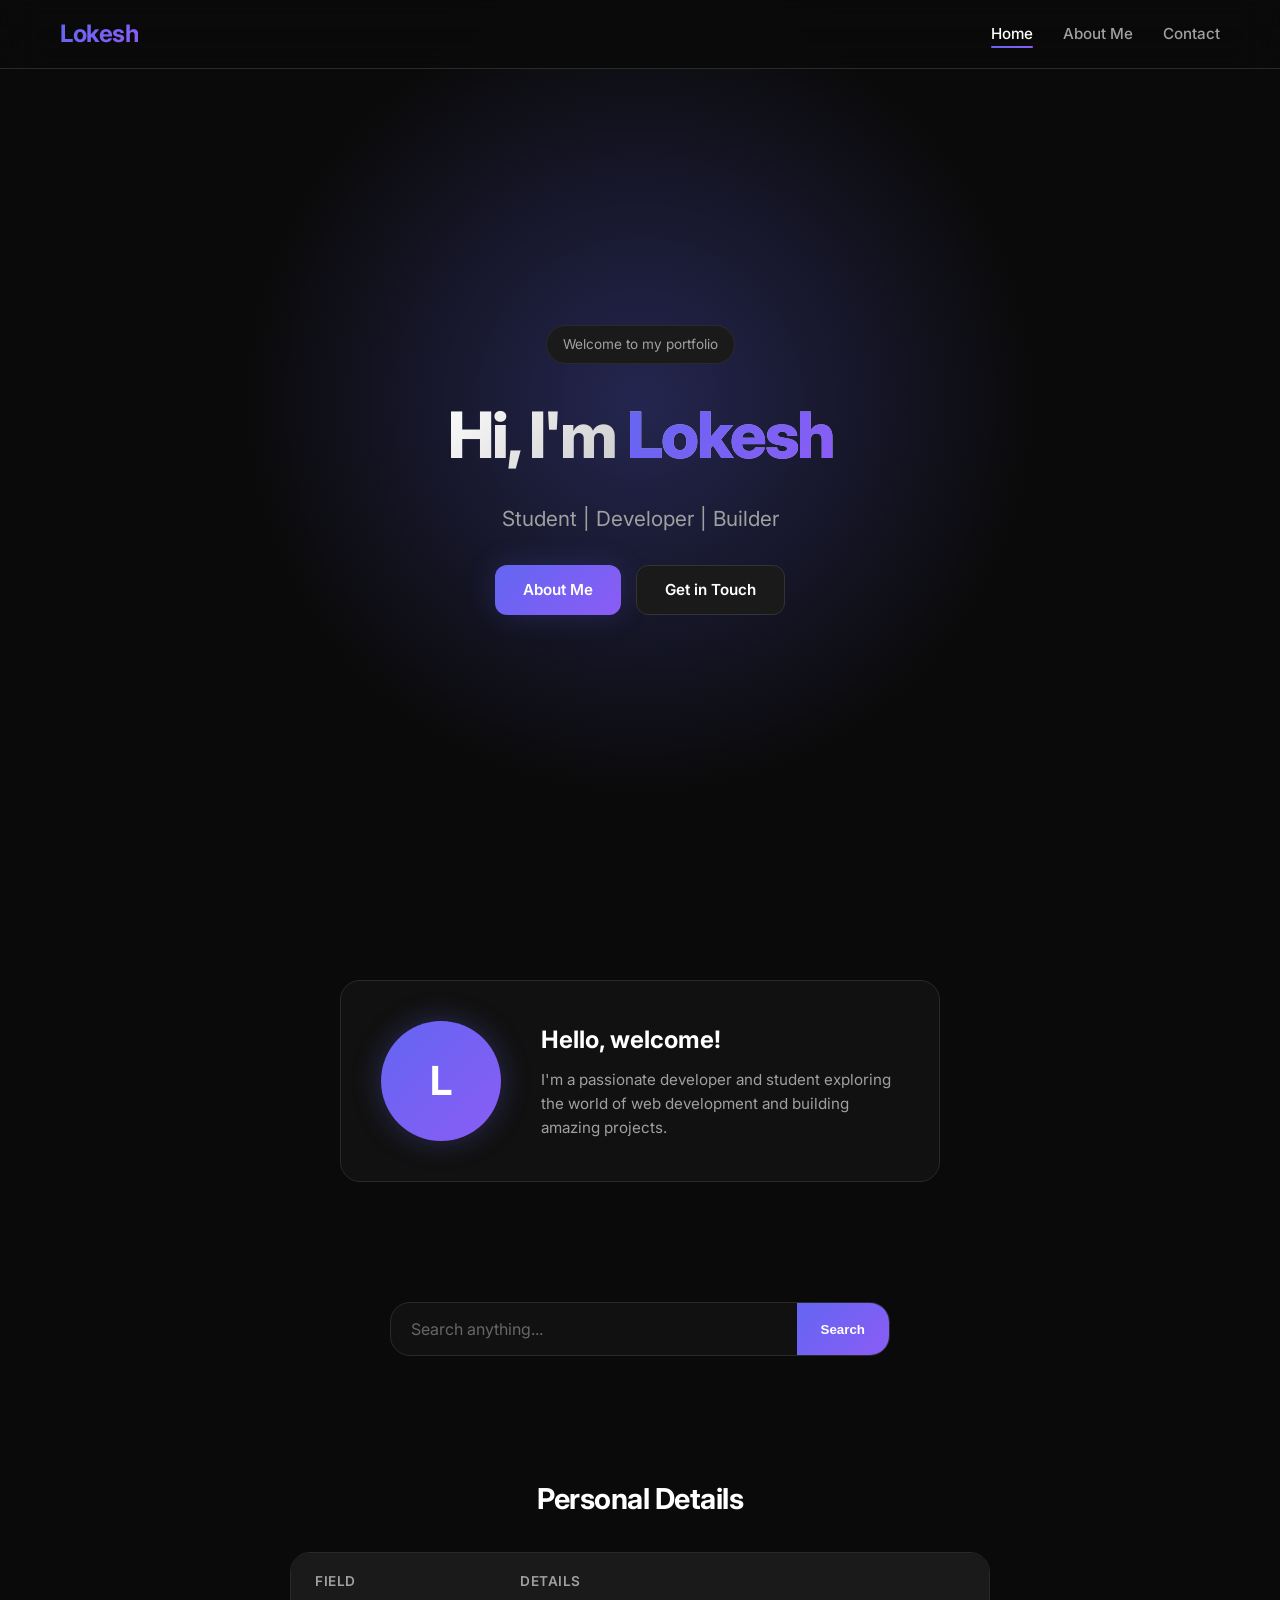
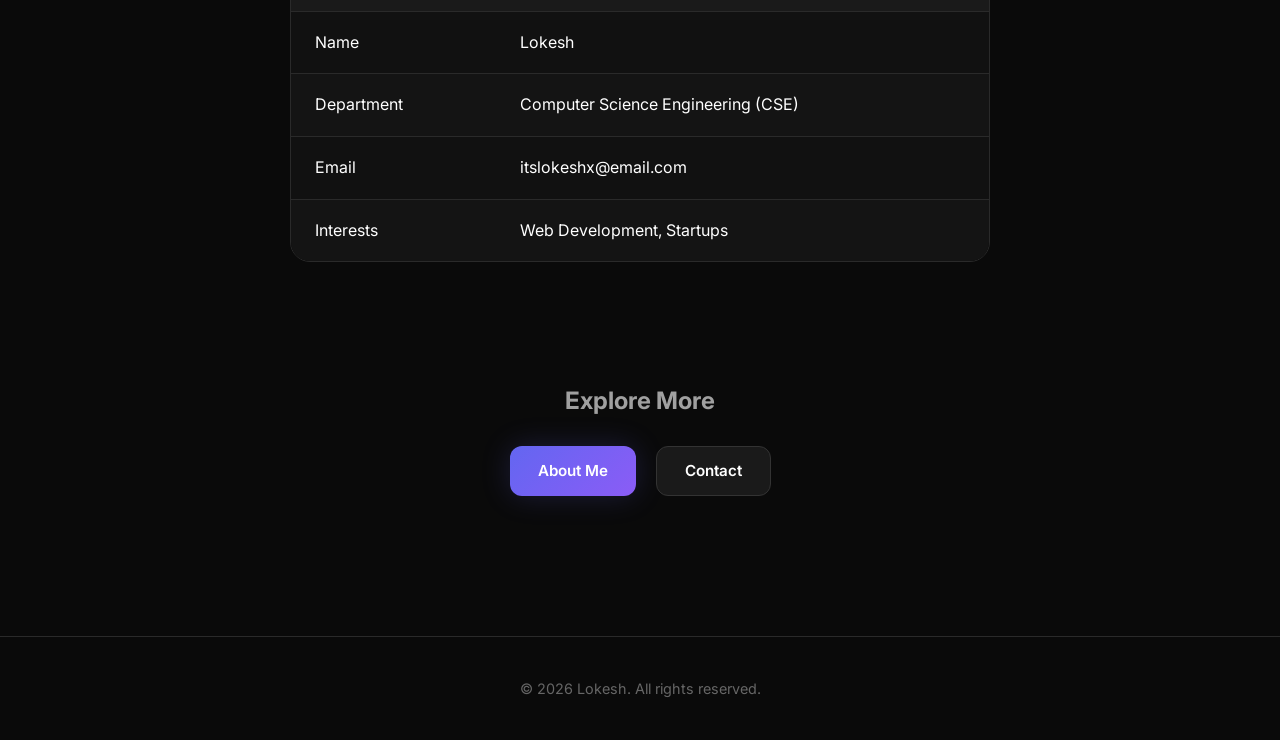
<file: exp09/index.html>
<!DOCTYPE html>
<html lang="en">
<head>
    <meta charset="UTF-8">
    <meta name="viewport" content="width=device-width, initial-scale=1.0">
    <title>Lokesh | Home</title>
    <link rel="stylesheet" href="styles.css">
</head>
<body>
    <nav class="navbar">
        <div class="container">
            <a href="index.html" class="logo">Lokesh</a>
            <ul class="nav-links">
                <li><a href="index.html" class="active">Home</a></li>
                <li><a href="about.html">About Me</a></li>
                <li><a href="contact.html">Contact</a></li>
            </ul>
            <div class="mobile-toggle" onclick="toggleMenu()">
                <span></span>
                <span></span>
                <span></span>
            </div>
        </div>
    </nav>

    <section class="hero">
        <div class="hero-content">
            <span class="hero-badge">Welcome to my portfolio</span>
            <h1 class="hero-title">Hi, I'm <span>Lokesh</span></h1>
            <p class="hero-subtitle">Student | Developer | Builder</p>
            <div class="hero-buttons">
                <a href="about.html" class="btn btn-primary">About Me</a>
                <a href="contact.html" class="btn btn-secondary">Get in Touch</a>
            </div>
        </div>
    </section>

    <section class="profile-section">
        <div class="container">
            <div class="profile-card">
                <div class="profile-image">L</div>
                <div class="profile-info">
                    <h3>Hello, welcome!</h3>
                    <p>I'm a passionate developer and student exploring the world of web development and building amazing projects.</p>
                </div>
            </div>
        </div>
    </section>

    <section class="search-section">
        <div class="container">
            <div class="search-box">
                <input type="text" placeholder="Search anything...">
                <button type="button">Search</button>
            </div>
        </div>
    </section>

    <section class="table-section">
        <div class="container">
            <h2 class="section-title">Personal Details</h2>
            <div class="table-container">
                <table class="data-table">
                    <thead>
                        <tr>
                            <th>Field</th>
                            <th>Details</th>
                        </tr>
                    </thead>
                    <tbody>
                        <tr>
                            <td>Name</td>
                            <td>Lokesh</td>
                        </tr>
                        <tr>
                            <td>Department</td>
                            <td>Computer Science Engineering (CSE)</td>
                        </tr>
                        <tr>
                            <td>Email</td>
                            <td>itslokeshx@email.com</td>
                        </tr>
                        <tr>
                            <td>Interests</td>
                            <td>Web Development, Startups</td>
                        </tr>
                    </tbody>
                </table>
            </div>
        </div>
    </section>

    <section class="links-section">
        <div class="container">
            <h2>Explore More</h2>
            <div class="link-buttons">
                <a href="about.html" class="btn btn-primary">About Me</a>
                <a href="contact.html" class="btn btn-secondary">Contact</a>
            </div>
        </div>
    </section>

    <footer class="footer">
        <div class="container">
            <p>&copy; 2026 Lokesh. All rights reserved.</p>
        </div>
    </footer>

    <script>
        function toggleMenu() {
            document.querySelector('.nav-links').classList.toggle('active');
        }
    </script>
</body>
</html>
</file>
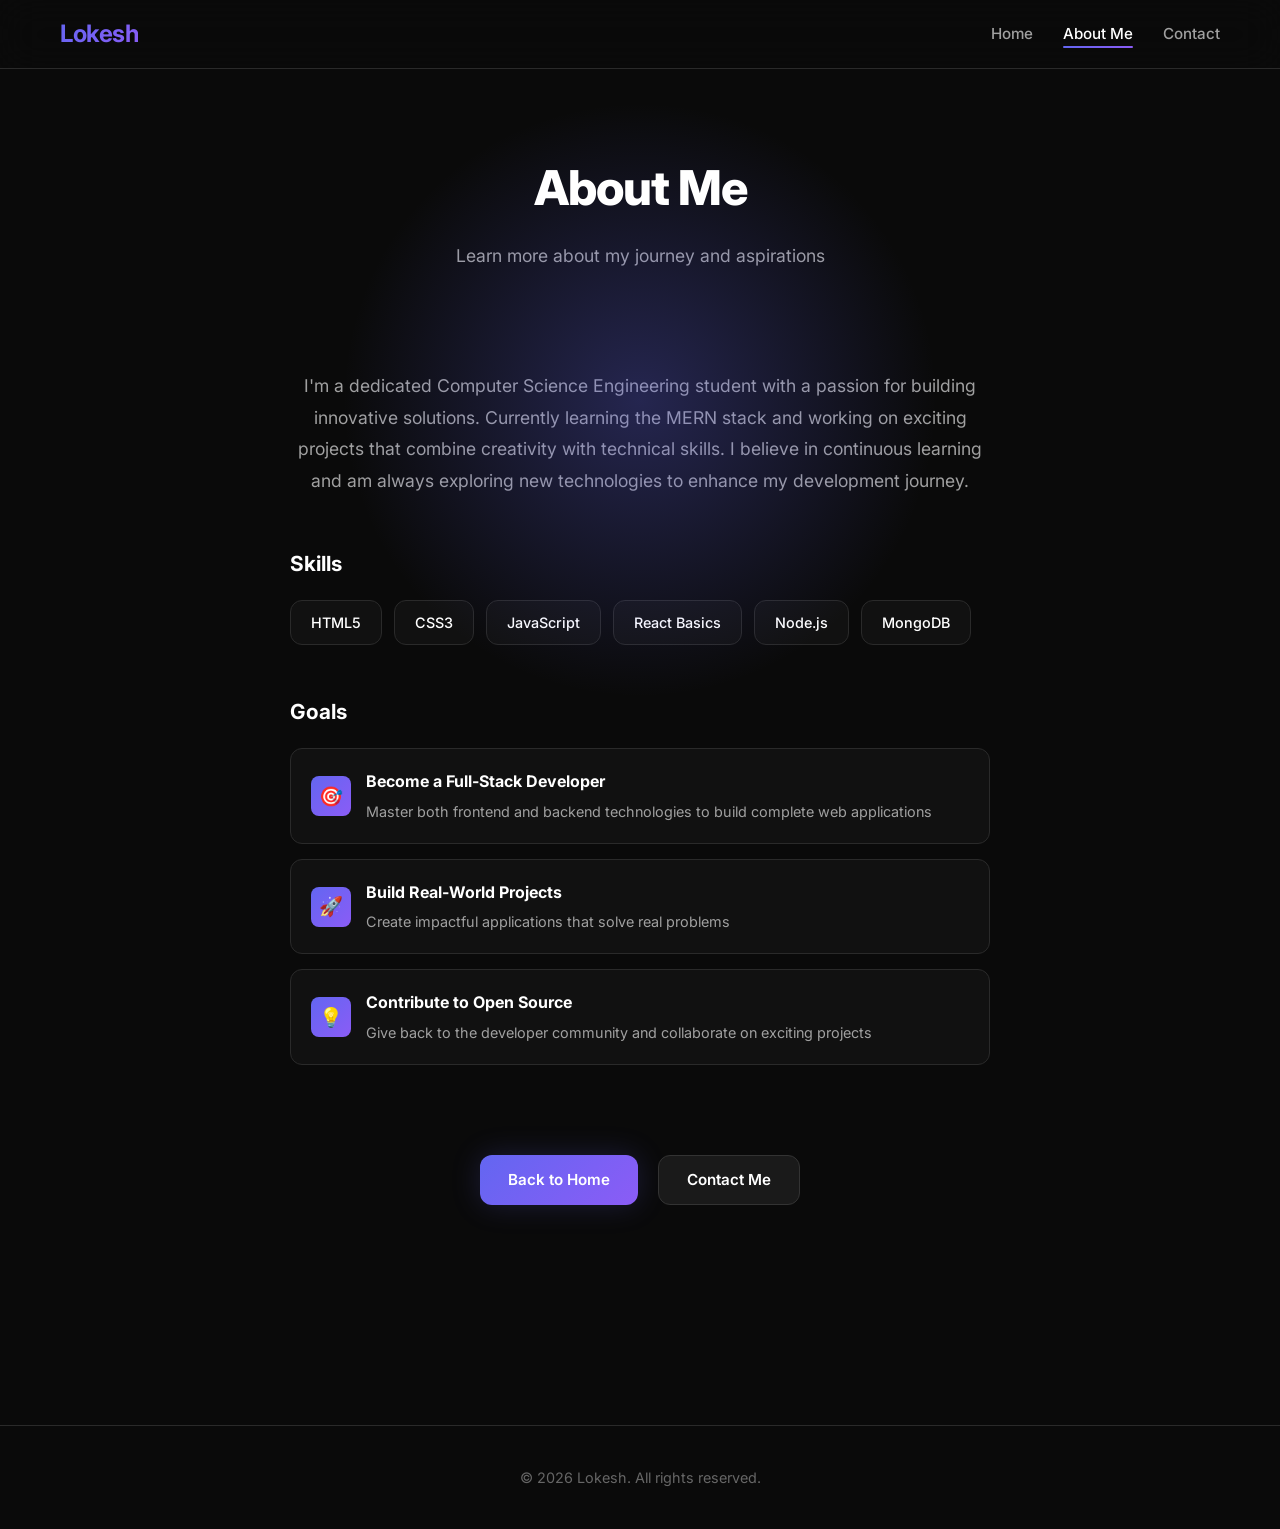
<file: exp09/about.html>
<!DOCTYPE html>
<html lang="en">
<head>
    <meta charset="UTF-8">
    <meta name="viewport" content="width=device-width, initial-scale=1.0">
    <title>Lokesh | About Me</title>
    <link rel="stylesheet" href="styles.css">
</head>
<body>
    <nav class="navbar">
        <div class="container">
            <a href="index.html" class="logo">Lokesh</a>
            <ul class="nav-links">
                <li><a href="index.html">Home</a></li>
                <li><a href="about.html" class="active">About Me</a></li>
                <li><a href="contact.html">Contact</a></li>
            </ul>
            <div class="mobile-toggle" onclick="toggleMenu()">
                <span></span>
                <span></span>
                <span></span>
            </div>
        </div>
    </nav>

    <header class="page-header">
        <div class="container">
            <h1 class="page-title">About Me</h1>
            <p class="page-subtitle">Learn more about my journey and aspirations</p>
        </div>
    </header>

    <section class="about-content">
        <div class="container">
            <div class="bio-section">
                <p>I'm a dedicated Computer Science Engineering student with a passion for building innovative solutions. Currently learning the MERN stack and working on exciting projects that combine creativity with technical skills. I believe in continuous learning and am always exploring new technologies to enhance my development journey.</p>
            </div>

            <div class="skills-section">
                <h3>Skills</h3>
                <div class="skills-grid">
                    <span class="skill-tag">HTML5</span>
                    <span class="skill-tag">CSS3</span>
                    <span class="skill-tag">JavaScript</span>
                    <span class="skill-tag">React Basics</span>
                    <span class="skill-tag">Node.js</span>
                    <span class="skill-tag">MongoDB</span>
                </div>
            </div>

            <div class="goals-section">
                <h3>Goals</h3>
                <div class="goals-list">
                    <div class="goal-item">
                        <div class="goal-icon">🎯</div>
                        <div>
                            <strong>Become a Full-Stack Developer</strong>
                            <p style="color: var(--text-secondary); font-size: 0.9rem; margin-top: 5px;">Master both frontend and backend technologies to build complete web applications</p>
                        </div>
                    </div>
                    <div class="goal-item">
                        <div class="goal-icon">🚀</div>
                        <div>
                            <strong>Build Real-World Projects</strong>
                            <p style="color: var(--text-secondary); font-size: 0.9rem; margin-top: 5px;">Create impactful applications that solve real problems</p>
                        </div>
                    </div>
                    <div class="goal-item">
                        <div class="goal-icon">💡</div>
                        <div>
                            <strong>Contribute to Open Source</strong>
                            <p style="color: var(--text-secondary); font-size: 0.9rem; margin-top: 5px;">Give back to the developer community and collaborate on exciting projects</p>
                        </div>
                    </div>
                </div>
            </div>

            <div class="links-section">
                <div class="link-buttons">
                    <a href="index.html" class="btn btn-primary">Back to Home</a>
                    <a href="contact.html" class="btn btn-secondary">Contact Me</a>
                </div>
            </div>
        </div>
    </section>

    <footer class="footer">
        <div class="container">
            <p>&copy; 2026 Lokesh. All rights reserved.</p>
        </div>
    </footer>

    <script>
        function toggleMenu() {
            document.querySelector('.nav-links').classList.toggle('active');
        }
    </script>
</body>
</html>
</file>
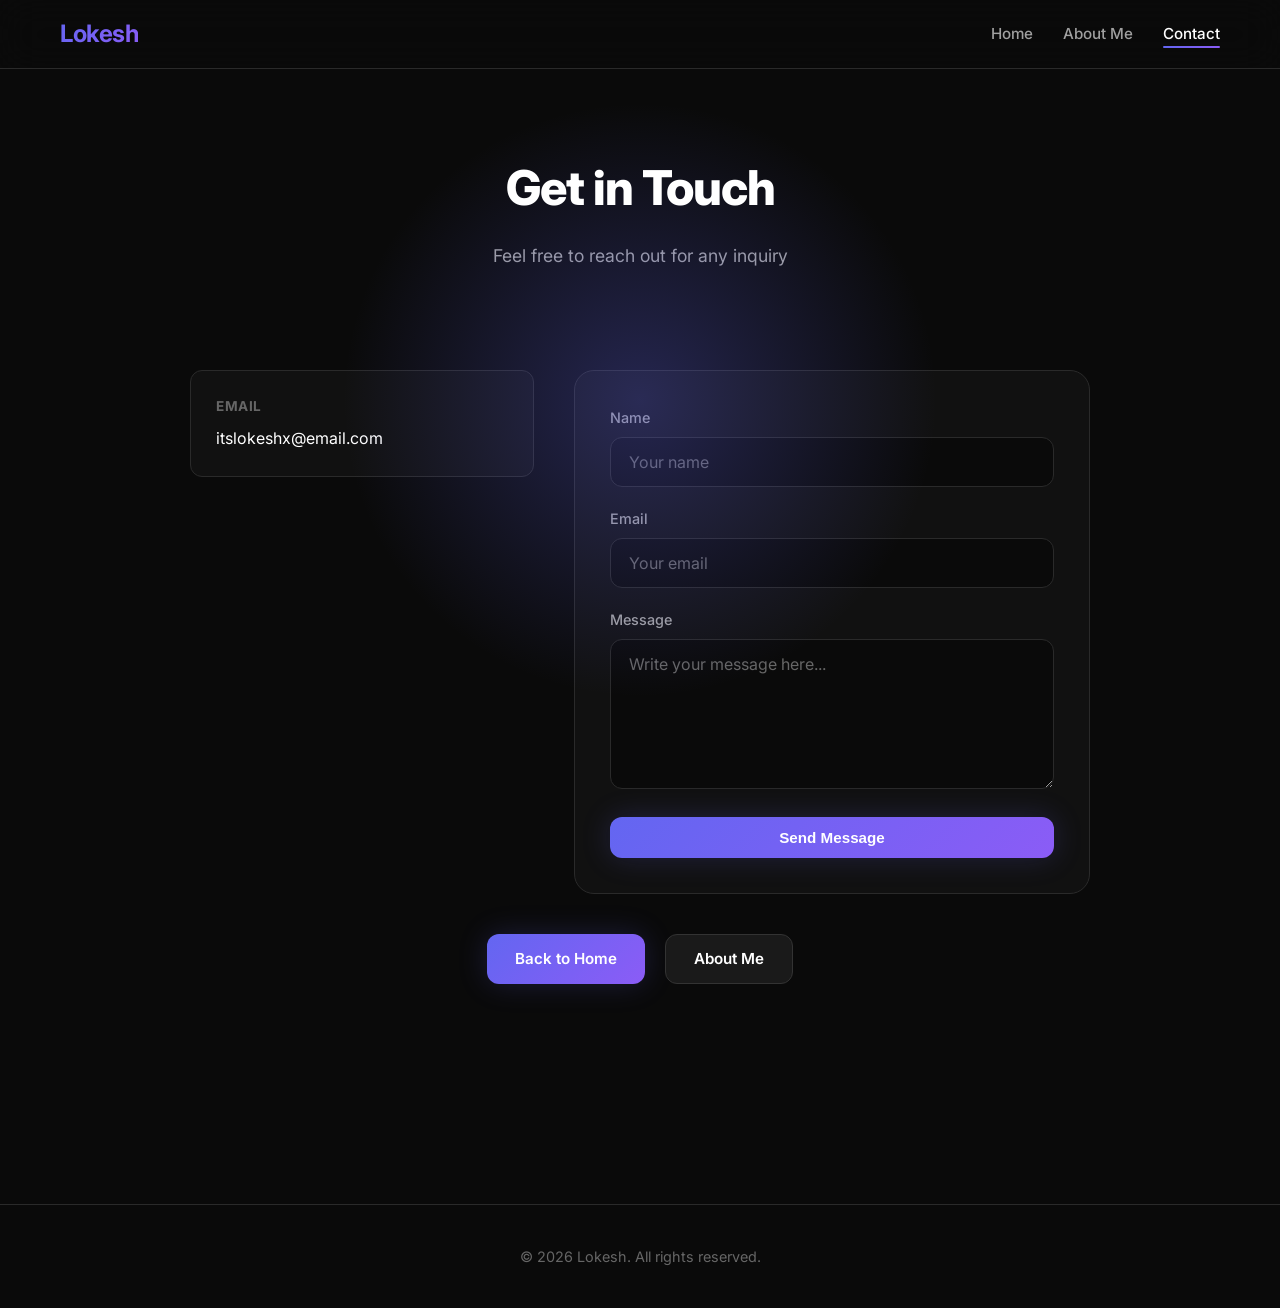
<file: exp09/contact.html>
<!DOCTYPE html>
<html lang="en">
<head>
    <meta charset="UTF-8">
    <meta name="viewport" content="width=device-width, initial-scale=1.0">
    <title>Lokesh | Contact</title>
    <link rel="stylesheet" href="styles.css">
</head>
<body>
    <nav class="navbar">
        <div class="container">
            <a href="index.html" class="logo">Lokesh</a>
            <ul class="nav-links">
                <li><a href="index.html">Home</a></li>
                <li><a href="about.html">About Me</a></li>
                <li><a href="contact.html" class="active">Contact</a></li>
            </ul>
            <div class="mobile-toggle" onclick="toggleMenu()">
                <span></span>
                <span></span>
                <span></span>
            </div>
        </div>
    </nav>

    <header class="page-header">
        <div class="container">
            <h1 class="page-title">Get in Touch</h1>
            <p class="page-subtitle">Feel free to reach out for any inquiry</p>
        </div>
    </header>

    <section class="contact-content">
        <div class="container">
            <div class="contact-grid">
                <div class="contact-info">
                    <div class="contact-card">
                        <h4>Email</h4>
                        <a href="mailto:itslokeshx@email.com">itslokeshx@email.com</a>
                    </div>
                </div>

                <form class="contact-form" onsubmit="submitForm(event)">
                    <div class="form-group">
                        <label for="name">Name</label>
                        <input type="text" id="name" name="name" placeholder="Your name" required>
                    </div>
                    <div class="form-group">
                        <label for="email">Email</label>
                        <input type="email" id="email" name="email" placeholder="Your email" required>
                    </div>
                    <div class="form-group">
                        <label for="message">Message</label>
                        <textarea id="message" name="message" placeholder="Write your message here..." required></textarea>
                    </div>
                    <button type="submit" class="btn btn-primary" style="width: 100%;">Send Message</button>
                </form>
            </div>

            <div class="links-section" style="padding-top: 40px;">
                <div class="link-buttons">
                    <a href="index.html" class="btn btn-primary">Back to Home</a>
                    <a href="about.html" class="btn btn-secondary">About Me</a>
                </div>
            </div>
        </div>
    </section>

    <footer class="footer">
        <div class="container">
            <p>&copy; 2026 Lokesh. All rights reserved.</p>
        </div>
    </footer>

    <script>
        function toggleMenu() {
            document.querySelector('.nav-links').classList.toggle('active');
        }

        function submitForm(event) {
            event.preventDefault();
            alert('Thank you for your message! I will get back to you soon.');
            event.target.reset();
        }
    </script>
</body>
</html>
</file>
<file: exp09/styles.css>
@import url('https://fonts.googleapis.com/css2?family=Inter:wght@300;400;500;600;700;800&display=swap');

:root {
    --bg-primary: #0a0a0a;
    --bg-secondary: #111111;
    --bg-tertiary: #1a1a1a;
    --bg-card: #141414;
    --text-primary: #ffffff;
    --text-secondary: #a0a0a0;
    --text-muted: #666666;
    --accent: #6366f1;
    --accent-hover: #818cf8;
    --accent-glow: rgba(99, 102, 241, 0.3);
    --border: #2a2a2a;
    --border-light: #333333;
    --gradient-1: linear-gradient(135deg, #6366f1 0%, #8b5cf6 100%);
    --gradient-2: linear-gradient(135deg, #0a0a0a 0%, #1a1a1a 100%);
    --shadow-sm: 0 2px 8px rgba(0, 0, 0, 0.3);
    --shadow-md: 0 4px 20px rgba(0, 0, 0, 0.4);
    --shadow-lg: 0 8px 40px rgba(0, 0, 0, 0.5);
    --shadow-accent: 0 0 30px rgba(99, 102, 241, 0.2);
    --radius-sm: 8px;
    --radius-md: 12px;
    --radius-lg: 20px;
    --radius-xl: 30px;
    --transition: all 0.3s cubic-bezier(0.4, 0, 0.2, 1);
}

* {
    margin: 0;
    padding: 0;
    box-sizing: border-box;
}

html {
    scroll-behavior: smooth;
}

body {
    font-family: 'Inter', sans-serif;
    background: var(--bg-primary);
    color: var(--text-primary);
    line-height: 1.6;
    min-height: 100vh;
    overflow-x: hidden;
}

a {
    text-decoration: none;
    color: inherit;
}

ul {
    list-style: none;
}

img {
    max-width: 100%;
    display: block;
}

.container {
    max-width: 1200px;
    margin: 0 auto;
    padding: 0 20px;
}

/* ===== NAVIGATION ===== */
.navbar {
    position: fixed;
    top: 0;
    left: 0;
    right: 0;
    z-index: 1000;
    background: rgba(10, 10, 10, 0.8);
    backdrop-filter: blur(20px);
    border-bottom: 1px solid var(--border);
    padding: 15px 0;
    transition: var(--transition);
}

.navbar .container {
    display: flex;
    justify-content: space-between;
    align-items: center;
}

.logo {
    font-size: 1.5rem;
    font-weight: 700;
    background: var(--gradient-1);
    -webkit-background-clip: text;
    -webkit-text-fill-color: transparent;
    background-clip: text;
    letter-spacing: -0.5px;
}

.nav-links {
    display: flex;
    gap: 30px;
}

.nav-links a {
    font-size: 0.95rem;
    font-weight: 500;
    color: var(--text-secondary);
    position: relative;
    transition: var(--transition);
}

.nav-links a::after {
    content: '';
    position: absolute;
    bottom: -5px;
    left: 0;
    width: 0;
    height: 2px;
    background: var(--gradient-1);
    transition: var(--transition);
    border-radius: 2px;
}

.nav-links a:hover,
.nav-links a.active {
    color: var(--text-primary);
}

.nav-links a:hover::after,
.nav-links a.active::after {
    width: 100%;
}

.mobile-toggle {
    display: none;
    flex-direction: column;
    gap: 5px;
    cursor: pointer;
    padding: 5px;
}

.mobile-toggle span {
    width: 25px;
    height: 2px;
    background: var(--text-primary);
    border-radius: 2px;
    transition: var(--transition);
}

/* ===== BUTTONS ===== */
.btn {
    display: inline-flex;
    align-items: center;
    justify-content: center;
    gap: 8px;
    padding: 12px 28px;
    font-size: 0.95rem;
    font-weight: 600;
    border-radius: var(--radius-md);
    border: none;
    cursor: pointer;
    transition: var(--transition);
}

.btn-primary {
    background: var(--gradient-1);
    color: var(--text-primary);
    box-shadow: var(--shadow-accent);
}

.btn-primary:hover {
    transform: translateY(-2px);
    box-shadow: 0 0 40px rgba(99, 102, 241, 0.4);
}

.btn-secondary {
    background: var(--bg-tertiary);
    color: var(--text-primary);
    border: 1px solid var(--border-light);
}

.btn-secondary:hover {
    background: var(--bg-card);
    border-color: var(--accent);
    transform: translateY(-2px);
}

/* ===== HERO SECTION ===== */
.hero {
    min-height: 100vh;
    display: flex;
    align-items: center;
    justify-content: center;
    padding: 120px 20px 80px;
    position: relative;
    overflow: hidden;
}

.hero::before {
    content: '';
    position: absolute;
    top: 0;
    left: 50%;
    transform: translateX(-50%);
    width: 800px;
    height: 800px;
    background: radial-gradient(circle, var(--accent-glow) 0%, transparent 70%);
    pointer-events: none;
}

.hero-content {
    text-align: center;
    max-width: 700px;
    position: relative;
    z-index: 1;
    animation: fadeInUp 1s ease-out;
}

@keyframes fadeInUp {
    from {
        opacity: 0;
        transform: translateY(30px);
    }
    to {
        opacity: 1;
        transform: translateY(0);
    }
}

.hero-badge {
    display: inline-block;
    padding: 8px 16px;
    background: var(--bg-tertiary);
    border: 1px solid var(--border);
    border-radius: var(--radius-xl);
    font-size: 0.85rem;
    color: var(--text-secondary);
    margin-bottom: 20px;
}

.hero-title {
    font-size: 4rem;
    font-weight: 800;
    letter-spacing: -2px;
    margin-bottom: 15px;
    background: linear-gradient(135deg, #ffffff 0%, #a0a0a0 100%);
    -webkit-background-clip: text;
    -webkit-text-fill-color: transparent;
    background-clip: text;
}

.hero-title span {
    background: var(--gradient-1);
    -webkit-background-clip: text;
    -webkit-text-fill-color: transparent;
    background-clip: text;
}

.hero-subtitle {
    font-size: 1.3rem;
    color: var(--text-secondary);
    margin-bottom: 30px;
    font-weight: 400;
}

.hero-buttons {
    display: flex;
    gap: 15px;
    justify-content: center;
    flex-wrap: wrap;
}

/* ===== PROFILE SECTION ===== */
.profile-section {
    padding: 80px 0;
}

.profile-card {
    display: flex;
    align-items: center;
    gap: 40px;
    background: var(--bg-secondary);
    border: 1px solid var(--border);
    border-radius: var(--radius-lg);
    padding: 40px;
    max-width: 600px;
    margin: 0 auto;
    transition: var(--transition);
}

.profile-card:hover {
    border-color: var(--accent);
    box-shadow: var(--shadow-accent);
}

.profile-image {
    width: 120px;
    height: 120px;
    border-radius: 50%;
    background: var(--gradient-1);
    display: flex;
    align-items: center;
    justify-content: center;
    font-size: 2.5rem;
    font-weight: 700;
    flex-shrink: 0;
    box-shadow: 0 0 30px rgba(99, 102, 241, 0.3);
}

.profile-info h3 {
    font-size: 1.5rem;
    margin-bottom: 8px;
}

.profile-info p {
    color: var(--text-secondary);
    font-size: 0.95rem;
}

/* ===== SEARCH SECTION ===== */
.search-section {
    padding: 40px 0 80px;
}

.search-box {
    display: flex;
    max-width: 500px;
    margin: 0 auto;
    background: var(--bg-secondary);
    border: 1px solid var(--border);
    border-radius: var(--radius-lg);
    overflow: hidden;
    transition: var(--transition);
}

.search-box:focus-within {
    border-color: var(--accent);
    box-shadow: var(--shadow-accent);
}

.search-box input {
    flex: 1;
    padding: 16px 20px;
    background: transparent;
    border: none;
    color: var(--text-primary);
    font-size: 1rem;
    font-family: inherit;
}

.search-box input::placeholder {
    color: var(--text-muted);
}

.search-box input:focus {
    outline: none;
}

.search-box button {
    padding: 16px 24px;
    background: var(--gradient-1);
    border: none;
    color: var(--text-primary);
    font-weight: 600;
    cursor: pointer;
    transition: var(--transition);
}

.search-box button:hover {
    background: var(--accent-hover);
}

/* ===== TABLE SECTION ===== */
.table-section {
    padding: 40px 0 80px;
}

.section-title {
    text-align: center;
    font-size: 1.8rem;
    font-weight: 700;
    margin-bottom: 30px;
    letter-spacing: -0.5px;
}

.table-container {
    overflow-x: auto;
    max-width: 700px;
    margin: 0 auto;
    border-radius: var(--radius-lg);
    border: 1px solid var(--border);
}

.data-table {
    width: 100%;
    border-collapse: collapse;
    background: var(--bg-secondary);
}

.data-table th,
.data-table td {
    padding: 18px 24px;
    text-align: left;
}

.data-table th {
    background: var(--bg-tertiary);
    font-weight: 600;
    color: var(--text-secondary);
    font-size: 0.85rem;
    text-transform: uppercase;
    letter-spacing: 0.5px;
}

.data-table td {
    border-top: 1px solid var(--border);
    color: var(--text-primary);
}

.data-table tr:nth-child(even) td {
    background: var(--bg-card);
}

.data-table tr:hover td {
    background: var(--bg-tertiary);
}

/* ===== LINKS SECTION ===== */
.links-section {
    padding: 40px 0 100px;
    text-align: center;
}

.links-section h2 {
    font-size: 1.5rem;
    margin-bottom: 25px;
    color: var(--text-secondary);
}

.link-buttons {
    display: flex;
    gap: 20px;
    justify-content: center;
    flex-wrap: wrap;
}

/* ===== PAGE HEADER ===== */
.page-header {
    padding: 150px 0 60px;
    text-align: center;
    position: relative;
}

.page-header::before {
    content: '';
    position: absolute;
    top: 100px;
    left: 50%;
    transform: translateX(-50%);
    width: 600px;
    height: 600px;
    background: radial-gradient(circle, var(--accent-glow) 0%, transparent 70%);
    pointer-events: none;
}

.page-title {
    font-size: 3rem;
    font-weight: 800;
    letter-spacing: -1px;
    margin-bottom: 15px;
    position: relative;
}

.page-subtitle {
    font-size: 1.1rem;
    color: var(--text-secondary);
}

/* ===== ABOUT CONTENT ===== */
.about-content {
    padding: 40px 0 80px;
}

.bio-section {
    max-width: 700px;
    margin: 0 auto 50px;
    text-align: center;
}

.bio-section p {
    font-size: 1.1rem;
    color: var(--text-secondary);
    line-height: 1.8;
}

.skills-section,
.goals-section {
    max-width: 700px;
    margin: 0 auto 50px;
}

.skills-section h3,
.goals-section h3 {
    font-size: 1.3rem;
    margin-bottom: 20px;
    display: flex;
    align-items: center;
    gap: 10px;
}

.skills-grid {
    display: flex;
    flex-wrap: wrap;
    gap: 12px;
}

.skill-tag {
    padding: 10px 20px;
    background: var(--bg-secondary);
    border: 1px solid var(--border);
    border-radius: var(--radius-md);
    font-size: 0.9rem;
    font-weight: 500;
    transition: var(--transition);
}

.skill-tag:hover {
    border-color: var(--accent);
    background: var(--bg-tertiary);
    transform: translateY(-2px);
}

.goals-list {
    display: flex;
    flex-direction: column;
    gap: 15px;
}

.goal-item {
    display: flex;
    align-items: center;
    gap: 15px;
    padding: 20px;
    background: var(--bg-secondary);
    border: 1px solid var(--border);
    border-radius: var(--radius-md);
    transition: var(--transition);
}

.goal-item:hover {
    border-color: var(--accent);
    transform: translateX(5px);
}

.goal-icon {
    width: 40px;
    height: 40px;
    background: var(--gradient-1);
    border-radius: var(--radius-sm);
    display: flex;
    align-items: center;
    justify-content: center;
    font-size: 1.2rem;
}

/* ===== CONTACT CONTENT ===== */
.contact-content {
    padding: 40px 0 80px;
}

.contact-grid {
    display: grid;
    grid-template-columns: 1fr 1.5fr;
    gap: 40px;
    max-width: 900px;
    margin: 0 auto;
}

.contact-info {
    display: flex;
    flex-direction: column;
    gap: 20px;
}

.contact-card {
    padding: 25px;
    background: var(--bg-secondary);
    border: 1px solid var(--border);
    border-radius: var(--radius-md);
    transition: var(--transition);
}

.contact-card:hover {
    border-color: var(--accent);
    transform: translateY(-3px);
}

.contact-card h4 {
    font-size: 0.85rem;
    color: var(--text-muted);
    margin-bottom: 8px;
    text-transform: uppercase;
    letter-spacing: 0.5px;
}

.contact-card p,
.contact-card a {
    font-size: 1rem;
    color: var(--text-primary);
}

.contact-card a:hover {
    color: var(--accent);
}

.contact-form {
    background: var(--bg-secondary);
    border: 1px solid var(--border);
    border-radius: var(--radius-lg);
    padding: 35px;
}

.form-group {
    margin-bottom: 20px;
}

.form-group label {
    display: block;
    font-size: 0.9rem;
    font-weight: 500;
    margin-bottom: 8px;
    color: var(--text-secondary);
}

.form-group input,
.form-group textarea {
    width: 100%;
    padding: 14px 18px;
    background: var(--bg-primary);
    border: 1px solid var(--border);
    border-radius: var(--radius-md);
    color: var(--text-primary);
    font-size: 1rem;
    font-family: inherit;
    transition: var(--transition);
}

.form-group input::placeholder,
.form-group textarea::placeholder {
    color: var(--text-muted);
}

.form-group input:focus,
.form-group textarea:focus {
    outline: none;
    border-color: var(--accent);
    box-shadow: 0 0 0 3px rgba(99, 102, 241, 0.1);
}

.form-group textarea {
    min-height: 150px;
    resize: vertical;
}

/* ===== FOOTER ===== */
.footer {
    padding: 40px 0;
    text-align: center;
    border-top: 1px solid var(--border);
    margin-top: 40px;
}

.footer p {
    color: var(--text-muted);
    font-size: 0.9rem;
}

/* ===== RESPONSIVE ===== */
@media (max-width: 768px) {
    .nav-links {
        position: fixed;
        top: 70px;
        left: 0;
        right: 0;
        background: var(--bg-secondary);
        flex-direction: column;
        padding: 30px;
        gap: 20px;
        border-bottom: 1px solid var(--border);
        transform: translateY(-150%);
        transition: var(--transition);
    }

    .nav-links.active {
        transform: translateY(0);
    }

    .mobile-toggle {
        display: flex;
    }

    .hero-title {
        font-size: 2.5rem;
    }

    .hero-subtitle {
        font-size: 1.1rem;
    }

    .profile-card {
        flex-direction: column;
        text-align: center;
        padding: 30px 20px;
    }

    .contact-grid {
        grid-template-columns: 1fr;
    }

    .page-title {
        font-size: 2rem;
    }

    .search-box {
        flex-direction: column;
    }

    .search-box button {
        width: 100%;
    }
}

@media (max-width: 480px) {
    .hero-title {
        font-size: 2rem;
    }

    .btn {
        padding: 10px 20px;
        font-size: 0.9rem;
    }

    .profile-image {
        width: 100px;
        height: 100px;
        font-size: 2rem;
    }

    .skill-tag {
        padding: 8px 14px;
        font-size: 0.85rem;
    }
}
</file>
